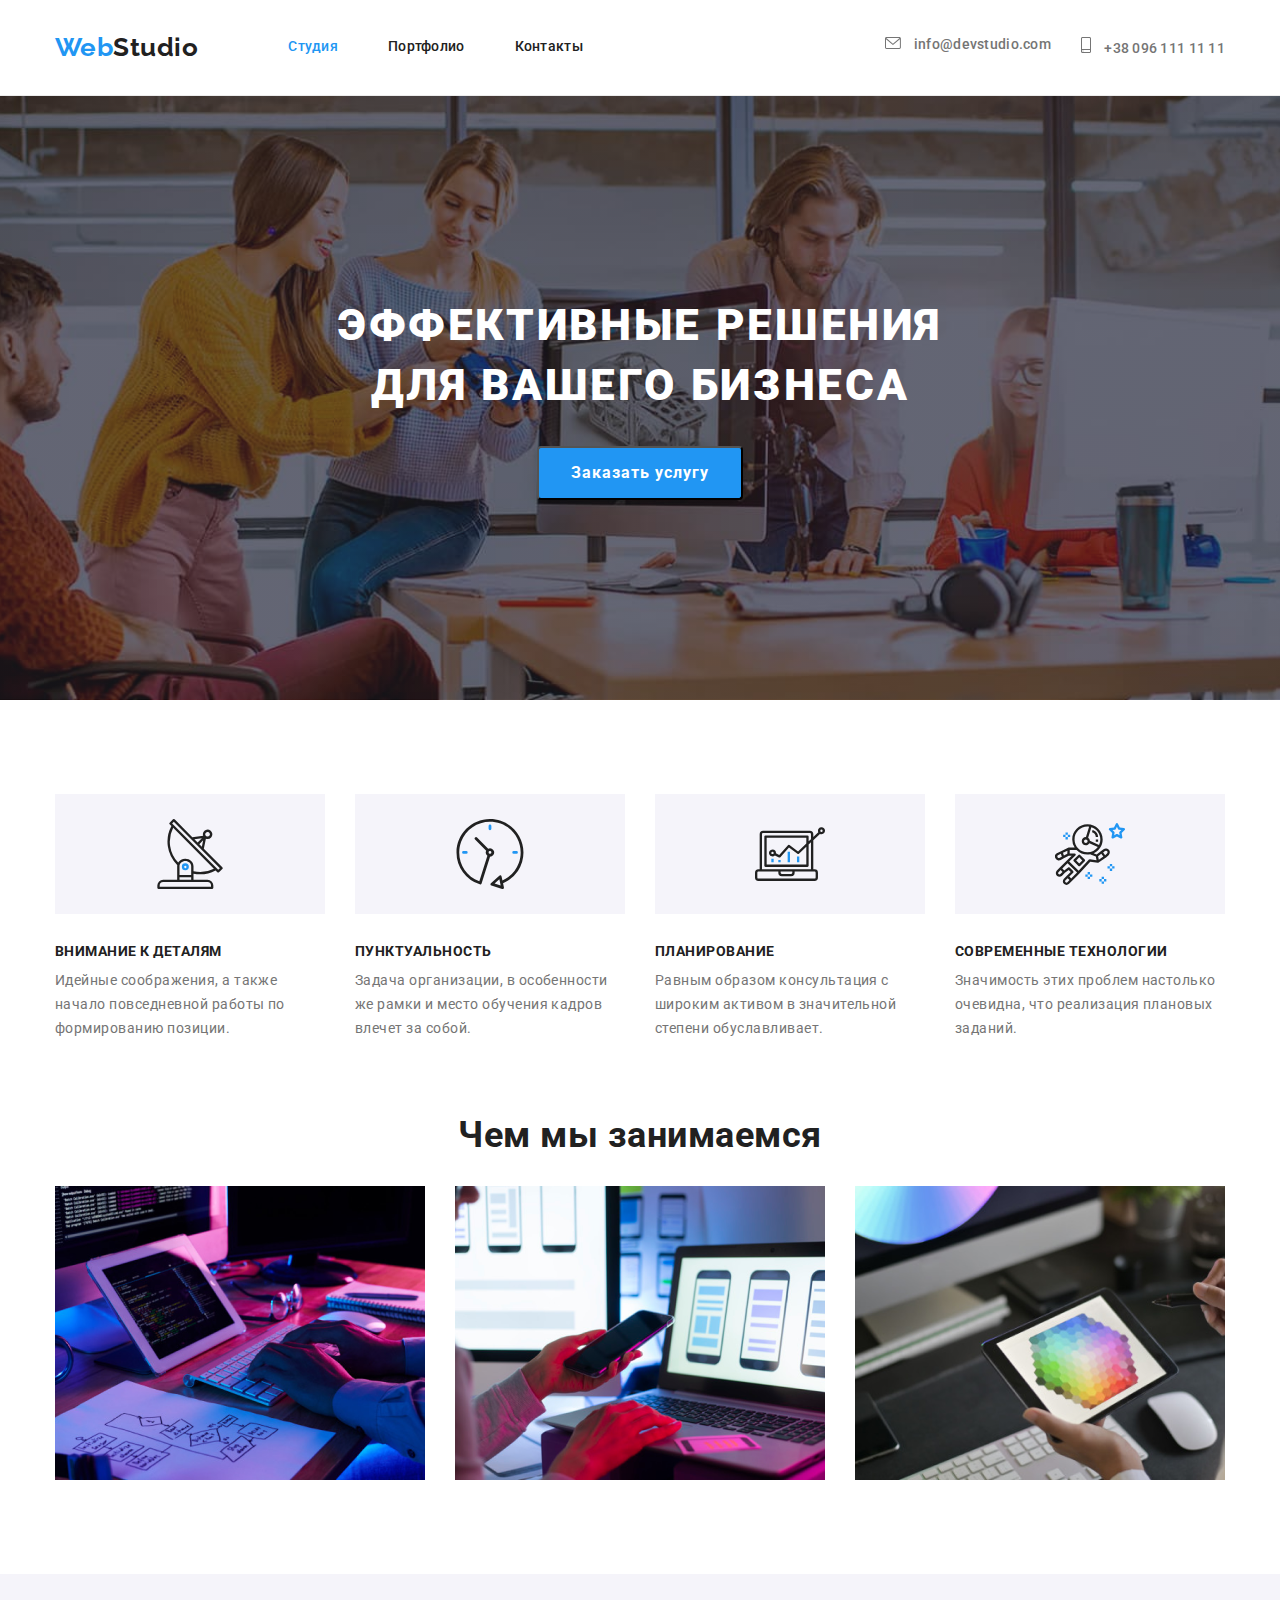
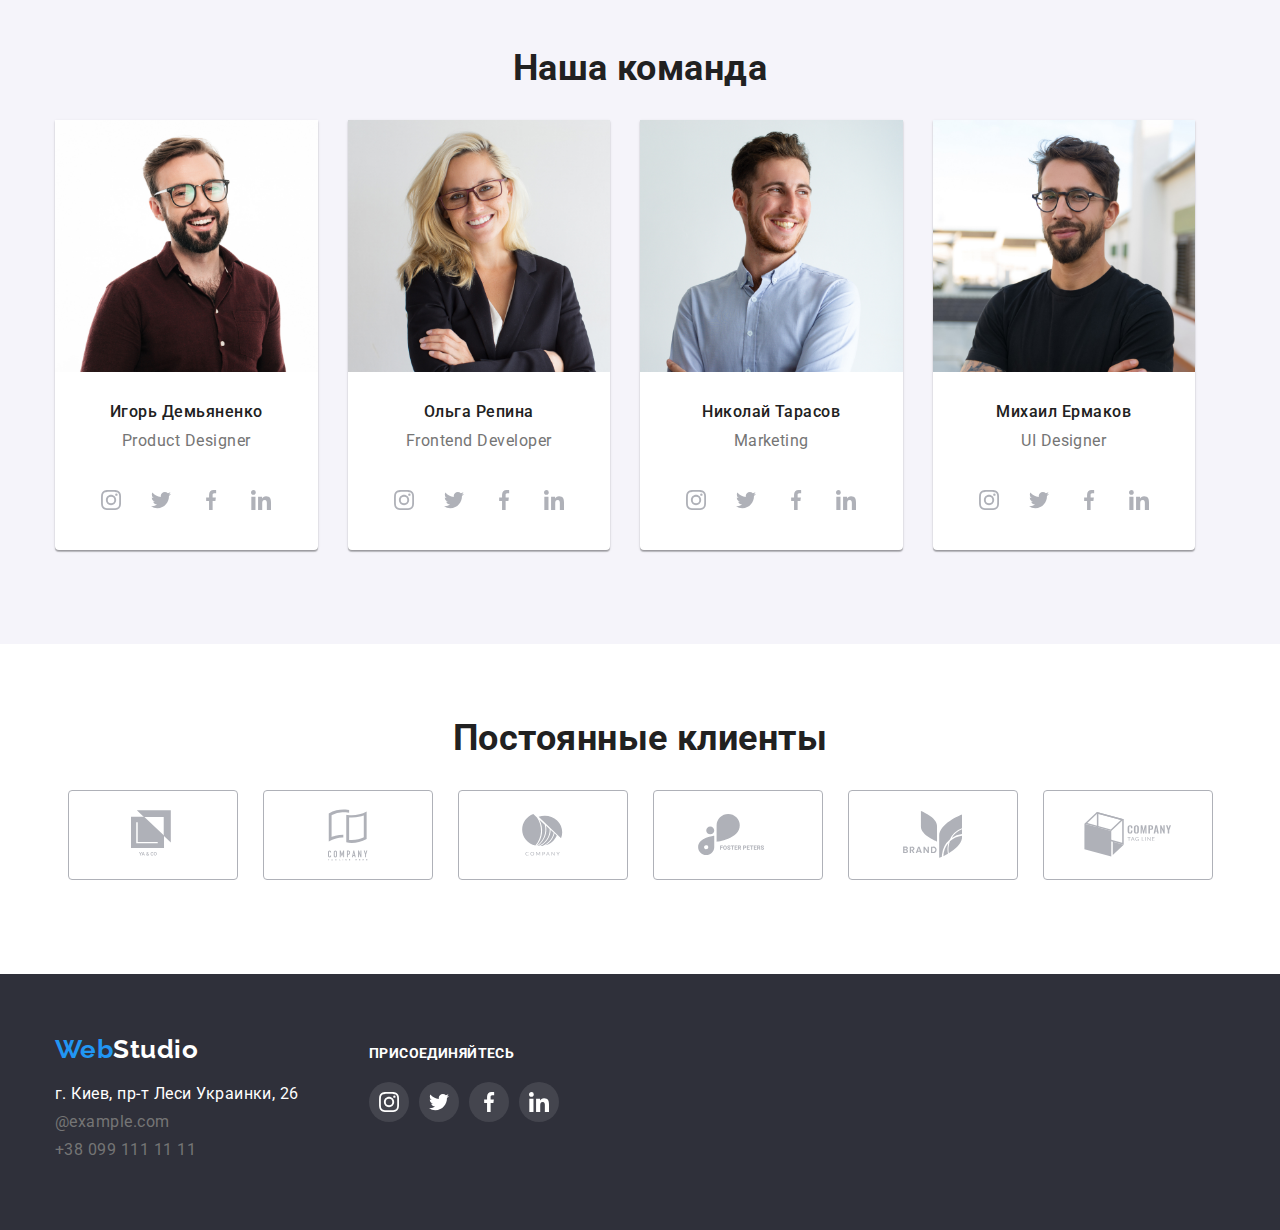
<file: index.html>
<!DOCTYPE html>
<html lang="ru">
<head>
    <meta charset="UTF-8">
    <meta http-equiv="X-UA-Compatible" content="IE=edge">
    <meta name="viewport" content="width=device-width, initial-scale=1.0">
    <title>WebStudio</title>
    <link rel="preconnect" href="https://fonts.gstatic.com">
    <link rel="stylesheet" href="https://fonts.googleapis.com/css2?family=Raleway:wght@700&family=Roboto:wght@400;500;700;900&display=swap" >
    <link rel="stylesheet" href="https://cdnjs.cloudflare.com/ajax/libs/modern-normalize/1.0.0/modern-normalize.min.css">
    <link rel="stylesheet" href="./css/styles.css">
</head>
<body>
    <!--Верхняя линия-->
    <header class="border">
        <div class="container line">
            <a href="" class="log link item"><span class="log-part">Web</span>Studio</a>
            <nav class="nav">
                <ul class="list site">
                    <li class="menu-item"><a href="./index.html" class="menu link current">Студия</a></li>
                    <li class="menu-item"><a href="./portfolio.html" class="menu link ">Портфолио</a></li>
                    <li class="menu-item"><a href="" class="menu link">Контакты</a></li>
                </ul>
            </nav>
                <ul class="list site">
                    <li class="list-gis">
                        <a href="mailto:info@devstudio.com" class="menu add-foot link">
                        <svg class="menu-svg" width="16px" height="12px">
                            <use href="./images/symbol-defs.svg#icon-envelope"></use>
                        </svg>
                        info@devstudio.com
                    </a>
                    </li>
                    <li class="list-gis gis">
                        <a href="tel:+380961111111" class="menu add-foot link">
                        <svg class="menu-svg" width="10px" height="16px">
                            <use href="./images/symbol-defs.svg#icon-smartphone"></use>
                        </svg>
                        +38 096 111 11 11
                    </a>
                </li>
                </ul>
        </div>
    </header>
    <main>
     <!--Шапка-->
        <section class="hat">
            <h1 class="big-title">Эффективные решения <br> для вашего бизнеса</h1>
            <button type="button" class="button">Заказать услугу</button>
        </section>
        <!--Особенности-->
            <section class="section">
                <div class="container">
                    <h2 class="visually-hidden"> Приоритеты </h2>
                    <ul class="list job ">
                        <li>
                            <div class="block-svg">
                                <svg class="job-svg">
                                    <use href="./images/symbol-defs.svg#icon-antenna"></use>
                                </svg>
                            </div>
                            <h3 class="title">Внимание к деталям</h3>
                            <p class="article">Идейные соображения, а также начало повседневной работы по формированию позиции.</p>
                        </li>
                        <li>
                            <div class="block-svg">
                                <svg class="job-svg">
                                    <use href="./images/symbol-defs.svg#icon-clock"></use>
                                </svg>
                            </div>
                            <h3 class="title">Пунктуальность</h3>
                            <p class="article">Задача организации, в особенности же рамки и место обучения кадров влечет за собой.</p>
                        </li>
                        <li>
                            <div class="block-svg">
                                <svg class="job-svg">
                                    <use href="./images/symbol-defs.svg#icon-diagram"></use>
                                </svg>
                            </div>
                            <h3 class="title">Планирование</h3>
                            <p class="article">Равным образом консультация с широким активом в значительной степени обуславливает.</p>
                        </li>
                        <li>
                            <div class="block-svg">
                                <svg class="job-svg">
                                    <use href="./images/symbol-defs.svg#icon-astronaut"></use>
                                </svg>
                            </div>
                            <h3 class="title" >Современные технологии</h3>
                            <p class="article">Значимость этих проблем настолько очевидна, что реализация плановых заданий.</p>
                        </li>
                    </ul>
                </div>
            </section>
            <!--Занятия-->
            <section class="section page-job">
                <div class="container">
                    <h2 class="title-job">Чем мы занимаемся</h2>
                    <ul class="list job">
                        <li><img src="./images/img.png" width="370" alt="Комп"></li>
                        <li><img src="./images/img(1).png" width="370" alt="Телефон"></li>
                        <li><img src="./images/img(2).png" width="370" alt="Планшет"></li>
                    </ul>
                </div>
            </section>
            <!--Команда-->
            <section class=" section our-squad">
                <div class="container">
                    <h2 class="squad">Наша команда</h2>
                    <ul class="list team">
                        <li class="squad-list">
                            <img src="./images/comands/img.jpg" width="270" alt="Игорь Демьяненко">
                            <h3 class="art-st name">Игорь Демьяненко</h3>
                            <p lang="en" class="art-st work">Product Designer</p>
                            <ul class=" list networks">
                                <li class="li-network" >
                                    <a class="log-network" href="">
                                        <svg class="network-svg">
                                            <use href="./images/symbol-defs.svg#icon-instagram"></use>
                                        </svg>
                                    </a>
                                </li>
                                <li class="li-network">
                                    <a class="log-network" href="">
                                        <svg class="network-svg">
                                            <use href="./images/symbol-defs.svg#icon-twitter"></use>
                                        </svg>
                                    </a>
                                </li>
                                <li class="li-network" >
                                    <a class="log-network" href="">
                                        <svg class="network-svg">
                                            <use href="./images/symbol-defs.svg#icon-facebook"></use>
                                        </svg>
                                    </a>
                                </li>
                                <li class="li-network" >
                                    <a class="log-network" href="">
                                        <svg class="network-svg">
                                            <use href="./images/symbol-defs.svg#icon-linkedin"></use>
                                        </svg>
                                    </a>
                                </li>
                            </ul>
                        </li>
                        <li class="squad-list">
                            <img src="./images/comands/img(1).jpg" width="270" alt="Ольга Репина">
                            <h3 class="art-st name">Ольга Репина</h3>
                            <p lang="en" class="art-st work">Frontend Developer</p>
                            <ul class=" list networks">
                                <li class="li-network" >
                                    <a class="log-network" href="">
                                        <svg class="network-svg">
                                            <use href="./images/symbol-defs.svg#icon-instagram"></use>
                                        </svg>
                                    </a>
                                </li>
                                <li class="li-network" >
                                    <a class="log-network" href="">
                                        <svg class="network-svg">
                                            <use href="./images/symbol-defs.svg#icon-twitter"></use>
                                        </svg>
                                    </a>
                                </li>
                                <li class="li-network" >
                                    <a class="log-network" href="">
                                        <svg class="network-svg">
                                            <use href="./images/symbol-defs.svg#icon-facebook"></use>
                                        </svg>
                                    </a>
                                </li>
                                <li class="li-network" >
                                    <a class="log-network" href="">
                                        <svg class="network-svg">
                                            <use href="./images/symbol-defs.svg#icon-linkedin"></use>
                                        </svg>
                                    </a>
                                </li>
                            </ul>
                        </li>
                        <li class="squad-list">
                            <img src="./images/comands/img(2).jpg" width="270" alt="Николай Тарасов">
                            <h3 class="art-st name">Николай Тарасов</h3>
                            <p lang="en" class="art-st work">Marketing</p>
                            <ul class=" list networks">
                                <li class="li-network" >
                                    <a class="log-network" href="">
                                        <svg class="network-svg">
                                            <use href="./images/symbol-defs.svg#icon-instagram"></use>
                                        </svg>
                                    </a>
                                </li>
                                <li class="li-network" >
                                    <a class="log-network" href="">
                                        <svg class="network-svg">
                                            <use href="./images/symbol-defs.svg#icon-twitter"></use>
                                        </svg>
                                    </a>
                                </li>
                                <li class="li-network" >
                                    <a class="log-network" href="">
                                        <svg class="network-svg">
                                            <use href="./images/symbol-defs.svg#icon-facebook"></use>
                                        </svg>
                                    </a>
                                </li>
                                <li class="li-network" >
                                    <a class="log-network" href="">
                                        <svg class="network-svg">
                                            <use href="./images/symbol-defs.svg#icon-linkedin"></use>
                                        </svg>
                                    </a>
                                </li>
                            </ul>
                        </li>
                        <li class="squad-list">
                            <img src="./images/comands/img(3).jpg" width="270" alt="Михаил Ермаков">
                            <h3 class="art-st name">Михаил Ермаков</h3>
                            <p lang="en" class="art-st work">UI Designer</p>
                            <ul class=" list networks">
                                <li class="li-network" >
                                    <a class="log-network" href="">
                                        <svg class="network-svg">
                                            <use href="./images/symbol-defs.svg#icon-instagram"></use>
                                        </svg>
                                    </a>
                                </li>
                                <li class="li-network" >
                                    <a class="log-network" href="">
                                        <svg class="network-svg">
                                            <use href="./images/symbol-defs.svg#icon-twitter"></use>
                                        </svg>
                                    </a>
                                </li>
                                <li class="li-network" >
                                    <a class="log-network" href="">
                                        <svg class="network-svg">
                                            <use href="./images/symbol-defs.svg#icon-facebook"></use>
                                        </svg>
                                    </a>
                                </li>
                                <li class="li-network" >
                                    <a class="log-network" href="">
                                        <svg class="network-svg">
                                            <use href="./images/symbol-defs.svg#icon-linkedin"></use>
                                        </svg>
                                    </a>
                                </li>
                            </ul>
                        </li>
                    </ul>
                </div>
            </section>
            <!--Наши клиенты-->
            <section class="section">
                <div class="container">
                    <h2 class="squad">Постоянные клиенты</h2>
                    <ul class="list clints">
                        <li class="list-clints-svg"> 
                            <a class="list-clints" href="">
                                <svg class="clint-svg" width="44px" height="49px"> 
                                    <use href="./images/symbol-defs.svg#icon-logo"></use>
                                </svg>
                            </a>
                        </li>
                        <li class="list-clints-svg">
                            <a class="list-clints" href="">
                                <svg class="clint-svg" width="40px" height="52px">
                                    <use href="./images/symbol-defs.svg#icon-logo2"></use>
                                </svg>
                            </a>
                        </li>
                        <li class="list-clints-svg">
                            <a class="list-clints" href="">
                                <svg class="clint-svg" width="41px" height="42px">
                                    <use href="./images/symbol-defs.svg#icon-logo3"></use>
                                </svg>
                            </a>
                        </li>
                        <li class="list-clints-svg">
                            <a class="list-clints" href="">
                                <svg class="clint-svg" width="79px" height="42px">
                                    <use href="./images/symbol-defs.svg#icon-logo4"></use>
                                </svg>
                            </a>
                        </li>
                        <li class="list-clints-svg">
                            <a class="list-clints" href="">
                                <svg class="clint-svg" width="59px" height="47px">
                                    <use href="./images/symbol-defs.svg#icon-logo5"></use>
                                </svg>
                            </a>
                        </li>
                        <li class="list-clints-svg">
                            <a class="list-clints" href="">
                                <svg class="clint-svg" width="88px" height="45px">
                                    <use href="./images/symbol-defs.svg#icon-logo6"></use>
                                </svg>
                            </a>
                        </li>
                    </ul>
                </div>
            </section>
    </main>
    <!--Подвал-->
    <footer class="footer">
        <div class="container footer-flex">
            <div class="footer-hiro">
            <a href="" class="log link footer-log"><span class="log-part">Web</span>Studio</a>
            <address class="add-style">
                <ul class="list">
                    <li class="map gis-foot"> г. Киев, пр-т Леси Украинки, 26 </li>
                    <li class="gis-foot"><a href="mailto:info@example.com" class="link add-foot">@example.com</a></li>
                    <li class="gis-foot"><a href="tel:+380991111111" class="link add-foot">+38 099 111 11 11</a></li>
                </ul>
            </address>
            </div>
            <div class="second-network">
                <h2 class="title-network">ПРИСОЕДИНЯЙТЕСЬ</h2>
                <ul class=" list footer-networks">
                    <li class="li-network" >
                        <a class="log-network footer-link" href="">
                            <svg class="foot-network-svg">
                                <use href="./images/symbol-defs.svg#icon-instagram"></use>
                            </svg>
                        </a>
                    </li>
                    <li class="li-network" >
                        <a class="log-network footer-link" href="">
                            <svg class="foot-network-svg">
                                <use href="./images/symbol-defs.svg#icon-twitter"></use>
                            </svg>
                        </a>
                    </li>
                    <li class="li-network" >
                        <a class="log-network footer-link" href="">
                            <svg class="foot-network-svg">
                                <use href="./images/symbol-defs.svg#icon-facebook"></use>
                            </svg>
                        </a>
                    </li>
                    <li class="li-network" >
                        <a class="log-network footer-link" href="">
                            <svg class="foot-network-svg">
                                <use href="./images/symbol-defs.svg#icon-linkedin"></use>
                            </svg>
                        </a>
                    </li>
                </ul>
            </div>
        </div>
    </footer>
</body>
</html>
</file>
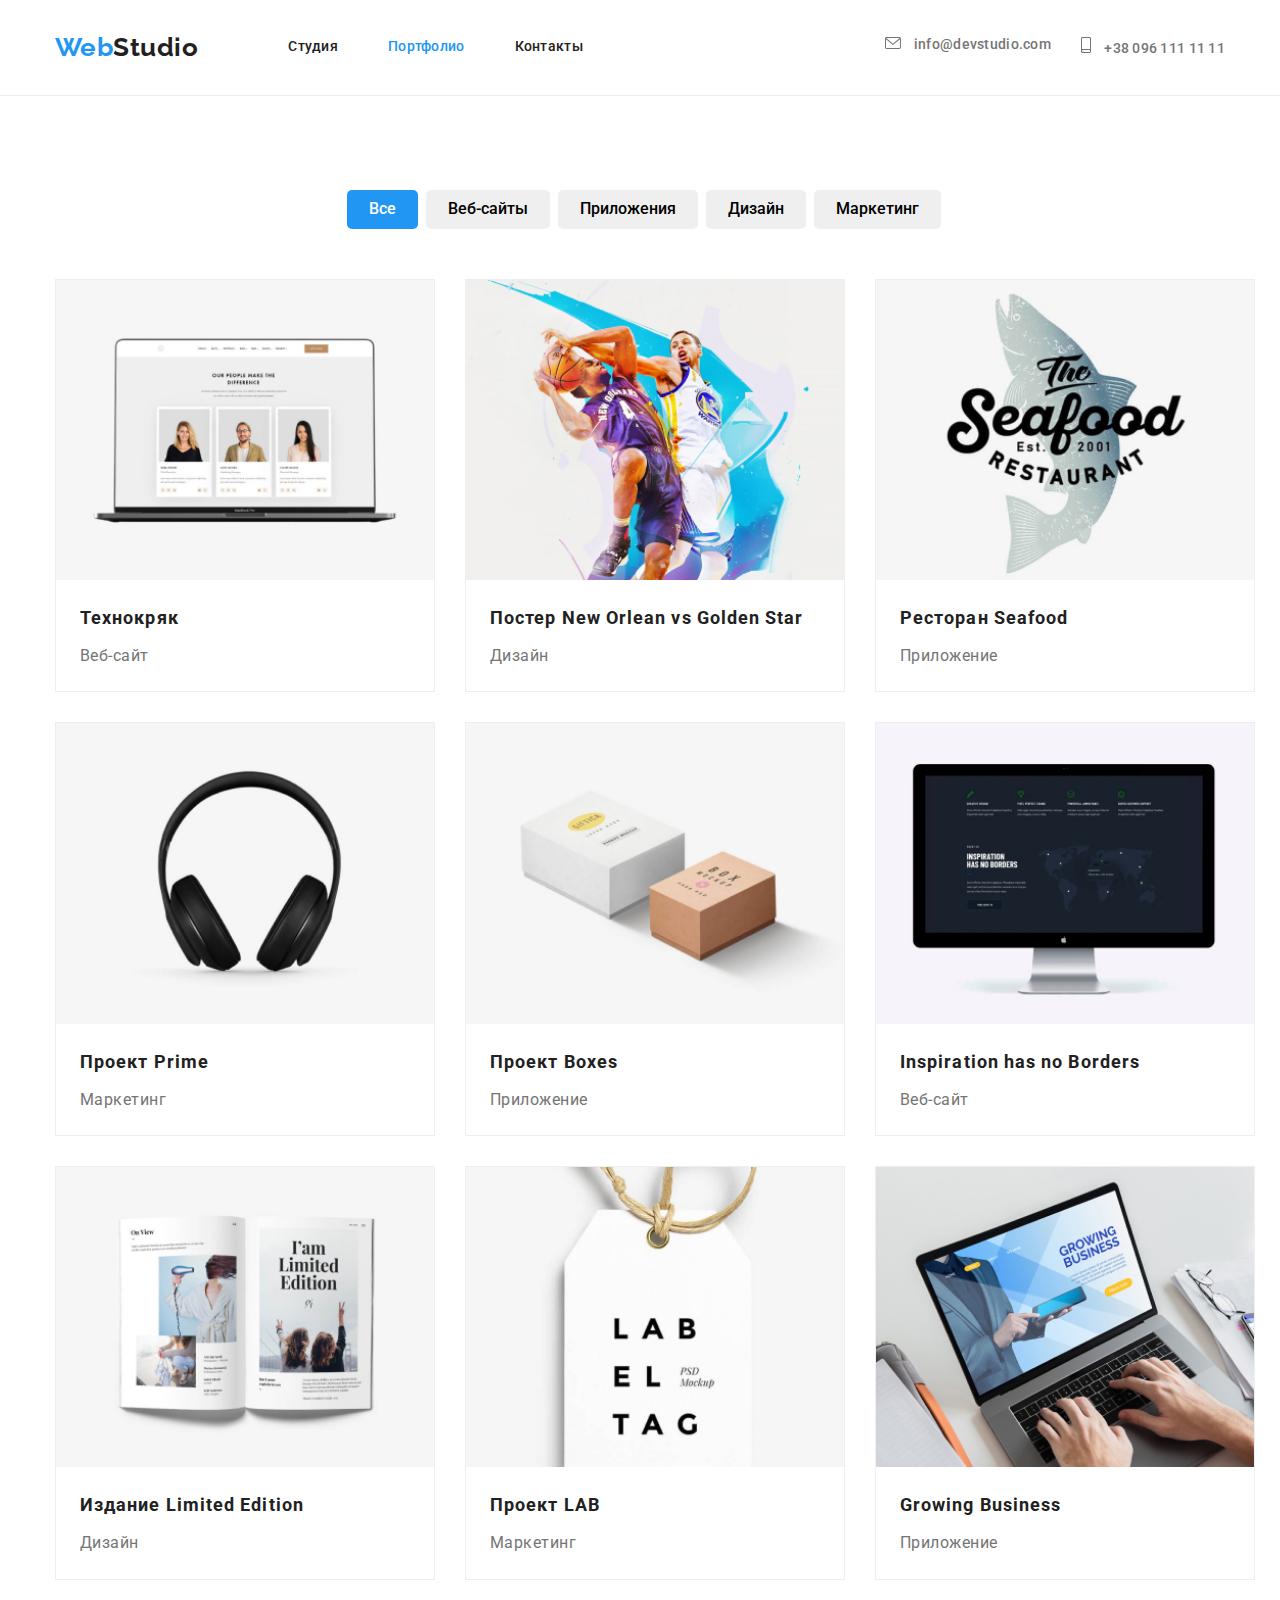
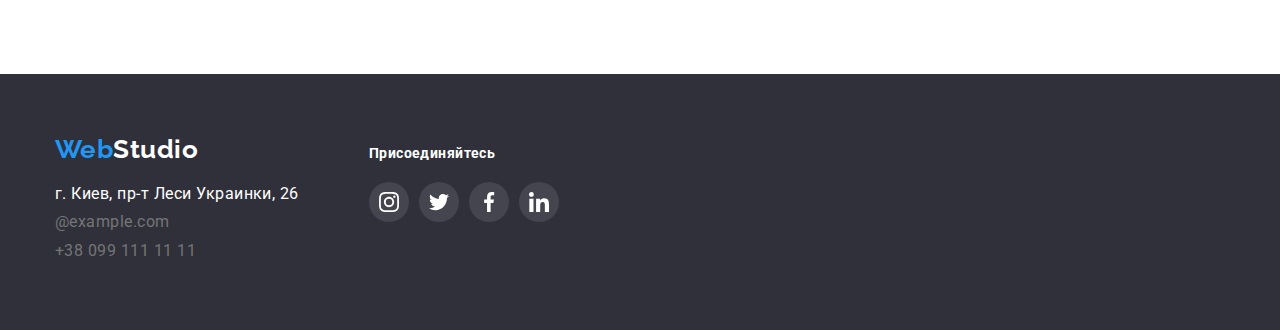
<file: portfolio.html>
<!DOCTYPE html>
<html lang="ru">
<head>
    <meta charset="UTF-8">
    <meta http-equiv="X-UA-Compatible" content="IE=edge">
    <meta name="viewport" content="width=device-width, initial-scale=1.0">
    <title>WebStudio</title>
    <link rel="preconnect" href="https://fonts.gstatic.com">
    <link href="https://fonts.googleapis.com/css2?family=Raleway:wght@700&family=Roboto:wght@400;500;700;900&display=swap" rel="stylesheet">
    <link rel="stylesheet" href="https://cdnjs.cloudflare.com/ajax/libs/modern-normalize/1.0.0/modern-normalize.min.css">
    <link rel="stylesheet" href="./css/styles.css">    
</head>
<body>
    <!--Верхняя линия-->
    <header class="border">
        <div class="container line">
            <a href="" class="log link item"><span class="log-part">Web</span>Studio</a>
            <nav class="nav">
                <ul class="list site">
                    <li class="menu-item"><a href="./index.html" class="menu link ">Студия</a></li>
                    <li class="menu-item"><a href="./portfolio.html" class="menu link current">Портфолио</a></li>
                    <li class="menu-item"><a href="" class="menu link">Контакты</a></li>
                </ul>
            </nav>
                <ul class="list site">
                    <li class="list-gis">
                        <a href="mailto:info@devstudio.com" class="menu add-foot link">
                        <svg class="menu-svg" width="16px" height="12px">
                            <use href="./images/symbol-defs.svg#icon-envelope"></use>
                        </svg>
                        info@devstudio.com
                    </a>
                    </li>
                    <li class="list-gis gis">
                        <a href="tel:+380961111111" class="menu add-foot link">
                        <svg class="menu-svg" width="10px" height="16px">
                            <use href="./images/symbol-defs.svg#icon-smartphone"></use>
                        </svg>
                        +38 096 111 11 11
                    </a>
                </li>
                </ul>
        </div>
    </header>
    <!--Контент-->
    <main>
        <section class="section page-work">
            <div class="container">
                <h1 class="visually-hidden">Порфолио</h1>
                    <ul class="list search ">
                        <li><button type="button" class="manu-work all">Все</button></li>
                        <li><button type="button" class="manu-work">Веб-сайты</button></li>
                        <li><button type="button" class="manu-work">Приложения</button></li>
                        <li><button type="button" class="manu-work">Дизайн</button></li>
                        <li><button type="button" class="manu-work">Маркетинг</button></li>
                    </ul>
                    <ul class="list content">
                        <li class=" list-img"> 
                            <a class="link card-link" href="" target="_blank" rel="noopener noreferrer">
                                <img src="./images/page2/img(4).jpg" width="370" alt="Технокряк">
                                <div class="card">
                                    <h2 class="second-title">Технокряк</h2>
                                    <p class="asid">Веб-сайт</p>
                                </div>
                            </a>
                        </li>
                        <li class="list-img">
                            <a class="link card-link" href="" target="_blank" rel="noopener noreferrer">
                                <img src="./images/page2/img(5).jpg" width="370" alt="Постер New Orlean vs Golden Star">
                                <div class="card">
                                    <h2 class="second-title">Постер <span lang="en">New Orlean vs Golden Star</span> </h2>
                                    <p class="asid">Дизайн</p>
                                </div>
                            </a>
                        </li>
                        <li class="list-img">
                            <a class="link card-link" href="" target="_blank" rel="noopener noreferrer">
                                <img src="./images/page2/img(6).jpg" width="370" alt="Ресторан">
                                <div class="card">
                                    <h2 class="second-title">Ресторан <span lang="en">Seafood</span></h2>
                                    <p class="asid">Приложение</p> 
                                </div>
                            </a>
                        </li>
                        <li class="list-img">
                            <a class="link card-link" href="" target="_blank" rel="noopener noreferrer">
                                <img src="./images/page2/img(7).jpg" width="370" alt="Prime">
                                <div class="card">
                                    <h2 class="second-title">Проект <span lang="en">Prime</span></h2>
                                    <p class="asid">Маркетинг</p>
                                </div>
                            </a>
                        </li>
                        <li class="list-img">
                            <a class="link card-link" href="" target="_blank" rel="noopener noreferrer">
                                <img src="./images/page2/img(8).jpg" width="370" alt="Boxes">
                                <div class="card">
                                    <h2 class="second-title">Проект <span lang="en"></span>Boxes</h2>
                                    <p class="asid">Приложение</p>
                                </div>
                            </a>
                        </li>
                        <li class="list-img">
                            <a class="link card-link" href="" target="_blank" rel="noopener noreferrer">
                                <img src="./images/page2/img(9).jpg" width="370" alt="Inspiration has no Borders">
                                <div class="card">
                                    <h2 class="second-title"><span lang="en">Inspiration has no Borders</span></h2>
                                    <p class="asid">Веб-сайт</p>
                                </div>
                            </a>
                        </li>
                        <li class="list-img">
                            <a class="link card-link" href="" target="_blank" rel="noopener noreferrer">
                                <img src="./images/page2/img(10).jpg" width="370" alt="Limited Edition">
                                <div class="card">
                                    <h2 class="second-title">Издание <span lang="en">Limited Edition</span></h2>
                                    <p class="asid">Дизайн</p>
                                </div>
                            </a>
                        </li>
                        <li class="list-img">
                            <a class="link card-link" href="" target="_blank" rel="noopener noreferrer">
                                <img src="./images/page2/img(11).jpg" width="370" alt="LAB">
                                <div class="card">
                                <h2 class="second-title">Проект <span lang="en">LAB</span></h2>
                                <p class="asid">Маркетинг</p>
                                </div>
                            </a>
                        </li>
                        <li class="list-img">
                            <a class="link card-link" href="" target="_blank" rel="noopener noreferrer">
                            <img src="./images/page2/img(12).jpg" width="370" alt="Growing Business">
                            <div class="card">
                                <h2 class="second-title"><span lang="en">Growing Business</span></h2>
                                <p class="asid">Приложение</p>
                            </div>
                        </a>
                        </li>
                    </ul>
            </div>
        </section>
    </main>
    <!--Подвал-->
    <footer class="footer">
        <div class="container footer-flex">
            <div class="footer-hiro">
            <a href="" class="log link footer-log"><span class="log-part">Web</span>Studio</a>
            <address class="add-style">
                <ul class="list">
                    <li class="map gis-foot"> г. Киев, пр-т Леси Украинки, 26 </li>
                    <li class="gis-foot"><a href="mailto:info@example.com" class="link add-foot">@example.com</a></li>
                    <li class="gis-foot"><a href="tel:+380991111111" class="link add-foot">+38 099 111 11 11</a></li>
                </ul>
            </address>
            </div>
            <div class="second-network">
                <h2 class="title-network">Присоединяйтесь</h2>
                <ul class=" list footer-networks">
                    <li class="li-network" >
                        <a class="log-network footer-link" href="">
                            <svg class="foot-network-svg">
                                <use href="./images/symbol-defs.svg#icon-instagram"></use>
                            </svg>
                        </a>
                    </li>
                    <li class="li-network" >
                        <a class="log-network footer-link" href="">
                            <svg class="foot-network-svg">
                                <use href="./images/symbol-defs.svg#icon-twitter"></use>
                            </svg>
                        </a>
                    </li>
                    <li class="li-network" >
                        <a class="log-network footer-link" href="">
                            <svg class="foot-network-svg">
                                <use href="./images/symbol-defs.svg#icon-facebook"></use>
                            </svg>
                        </a>
                    </li>
                    <li class="li-network" >
                        <a class="log-network footer-link" href="">
                            <svg class="foot-network-svg">
                                <use href="./images/symbol-defs.svg#icon-linkedin"></use>
                            </svg>
                        </a>
                    </li>
                </ul>
            </div>
        </div>
    </footer>
</body>
</html>
</file>
<file: css/styles.css>
/*Общее*/
:root{
    --acttiv-cl: #2196F3;
    --text-cl: #212121;
    --blfon-text-cl: #FFFFFF;
    --articl-text-cl: #757575;
    --network-cl:#AFB1B8;

    --bg-hat: #2F303A;
    --buton:#F5F4FA;
    --second-bg:#E5E5E5;
}
html{
    box-sizing: border-box;
}
*,
*::before,
*::after{
    box-sizing: inherit;
}
body{
    font-family: 'Roboto', sans-serif;
    letter-spacing: 0.03em;
    color: var(--text-cl);
    margin: 0;
}
h1,h2,h3,p{
    margin: 0px;
}
img{
    display: block;
    width: 100%;
}
.visually-hidden {
    position: absolute !important;
    clip: rect(1px 1px 1px 1px);
    clip: rect(1px, 1px, 1px, 1px);
    padding: 0 !important;
    border: 0 !important;
    height: 1px !important;
    width: 1px !important;
    overflow: hidden;
}
.link{
    display: block;
    text-decoration: none;
    color: inherit;
}
.list{
    list-style: none;
    margin: 0px;
    padding: 0px;
}
.container{
    width: 1200px;
    padding-right: 15px;
    padding-left: 15px;
    margin-right: auto;
    margin-left: auto;
    margin-top: 0px;
}
.section{
    padding-top: 94px;
    padding-bottom: 94px;
}
/*Линия*/
.border{
    border-bottom: 1px solid #ECECEC;
}
.line{
    display: flex;
    align-items: center;
    justify-content: flex-start;
}
.log{
    font-family: 'Raleway', sans-serif;
    font-weight: bold;
    font-size: 26px;
    line-height: 1.19;
}
.item{
    margin-right: 90px;
    padding-top: 32px;
    padding-bottom: 32px;
}
.log-part{
    color: var(--acttiv-cl);
}
.site{
    display: flex;
}
.nav{
    margin-right: auto;
}
.site .menu-item{
    margin-right: 50px;
}
.menu-item .menu{
    padding-top: 32px;
    padding-bottom: 32px;
}
.list .menu{
    padding-top: 32px;
    padding-bottom: 32px;
}
.site li:last-child{
    margin-right: 0px;
}
.menu-item{    
    display: block;
}
.menu{
    font-weight: 500;
    font-size: 14px;
    line-height: 1.14;
    letter-spacing: 0.02em;
}
.menu:hover,
.menu:focus{
    color: var(--acttiv-cl);
}
.menu.link.current{
    color: var(--acttiv-cl);
}
.gis{
    margin-left: 30px;
}
.menu-svg{
    fill: currentColor;
    margin-right: 10px;
}
/*Шапка*/
.hat{
    background-image: linear-gradient( to right, rgba(47, 48, 58, 0.4), rgba(47, 48, 58, 0.4) ), url(../images/grup.jpg);
    background-repeat: no-repeat;
    background-size: cover;
    max-width: 1600px;
    background-color: var(--bg-hat);
    text-align: center;
    margin-top: auto;
    margin-bottom: auto;
    padding-bottom: 200px;
    padding-top: 200px;
    background-position: center;
}
.big-title{
    color: var(--blfon-text-cl);
    font-weight: 900;
    font-size: 44px;
    line-height: 1.36;
    text-transform: uppercase;
    letter-spacing: 0.06em;
    margin-bottom: 30px;
}
.button{
    background-color: var(--acttiv-cl);
    color: var(--blfon-text-cl);
    font-weight: bold;
    font-size: 16px;
    line-height: 1.87;
    letter-spacing: 0.06em;
    cursor: pointer;
    min-width: 200px;
    min-height: 50px;
    padding: 10px 32px;
    text-align: center;
    box-shadow: 0px 4px 4px rgba(0, 0, 0, 0.15);
    border-radius: 4px;
}
.button:hover,
.button:focus{
    background-color: var(--acttiv-cl);
    color: var(--blfon-text-cl);
}
.team{
    display: flex;
    justify-content: space-between;
    text-align: center;
}
/*Текст*/
.job{
    display:flex;
}
.job li{
    margin-right: 30px;
}
.job li:last-child{
    margin-right: 0px;
}
.block-svg{
    padding-top: 25px;
    margin-bottom: 30px;
    width: 270px;
    height: 120px;
    background-color: var(--buton);
}
.job-svg{
    display: block;
    margin-left: auto;
    margin-right: auto;
    width: 70px;
    height: 70px;
}
.title{
    font-weight: bold;
    font-size: 14px;
    line-height: 1.14;
    text-transform: uppercase;
    margin-bottom: 10px;
}
.page-job{
    padding-top: 0px;
}
.title-job{
    font-weight: bold;
    font-size: 36px;
    line-height: 1.16px;
    margin-bottom: 50px;
    text-align: center;
}
.article{
    color: var(--articl-text-cl);
    font-size: 14px;
    line-height: 1.71;
}
.art-st{
    text-align: center;
    font-size: 16px;
    line-height: 1.19;    
}
.name{
    font-weight: 500;
    margin-top: 30px;
    margin-bottom: 10px;
}
.work{
    color: var(--articl-text-cl);
    margin-bottom: 30px;
}
.our-squad{
    background-color:#F5F4FA ;
}
.squad{
    font-weight: bold;
    font-size: 36px;
    line-height: 1.16px;
    text-align: center;
    margin-bottom: 50px;
}
.squad-list{
    background: #ffffff;
    width: 270px;
    margin-right: 30px;
    box-shadow:  0px 1px 3px rgba(0, 0, 0, 0.12), 0px 1px 1px rgba(0, 0, 0, 0.14), 0px 2px 1px rgba(0, 0, 0, 0.2);
    padding-bottom: 30px;
    border-radius: 0px 0px 4px 4px;
}
.networks{
    display: inline-flex; 
}
.li-network:not(:last-child){
    margin-right: 10px;
}
.log-network{
    display: flex;
    align-items: center;
    justify-content: center;
    width: 40px;
    height: 40px;
    border-radius: 50%;
    background-color: #FFFFFF;
}
.log-network:hover .network-svg,
.log-network:focus .network-svg{
    fill: var(--buton);
}
.log-network:hover,
.log-network:focus{
    background-color: var(--acttiv-cl);
}
.network-svg{
    width: 20px;
    height: 20px;
    fill: var(--network-cl);
}
/*Наши клиенты*/
.clints{
    display: flex;
}
.list-clints-svg{
    margin-left: auto;
    margin-right: auto;
}
.list-clints{
    display: flex;
    align-items: center;
    justify-content: center;
    width: 170px;
    height: 90px;
    border: 1px solid #AFB1B8;
    box-sizing: border-box;
    border-radius: 4px;
}
.clint-svg{
    fill: #AFB1B8;
}
.list-clints:hover .clint-svg,
.list-clints:focus .clint-svg{
    fill: var(--acttiv-cl);
}
.list-clints:hover,
.list-clints:focus{
    border-color: var(--acttiv-cl);
}
/*Футер*/
.footer{
    background-color: var(--bg-hat);
    color: var(--blfon-text-cl);
    padding-top: 60px;
    padding-bottom: 60px;
}
.add-style{
    margin-top: 20px;
    font-style: inherit;
}
.map{
    color: var(--blfon-text-cl);
}
.add-foot{
    color: var(--articl-text-cl);
}
.add-foot:hover,
.add-foot:focus{
    color: var(--acttiv-cl);
}
.gis-foot{
    margin-bottom: 10px;
}
.footer-flex{
    display: flex;
    align-items: baseline;
}
.footer-hiro{
    margin-right: 70px;
}
.title-network{
    font-weight: bold;
    font-size: 14px;
    line-height: 1.14;
    letter-spacing: 0.03em;
}
.second-network{
    display: block;
}
.footer-networks{
    display: flex;
    justify-content: center;
    margin-top: 20px;
    margin-left: 0;
}
.footer-link{
    background-color: var(--bg-hat);
}
.foot-network-svg{
    width: 20px;
    height: 20px;
    fill: #FFFFFF;   
    
}
.footer-link{
background: rgba(255, 255, 255, 0.1);
}
/*Page2*/
.search{
    display: flex;
    justify-content: center;
    margin-bottom: 50px;
}
.content{
    display: flex;
    flex-wrap: wrap;
    padding: 0px;
    margin-right: -30px;
    margin-top: -30px;
    margin-left: -30px;
}

.list-img{
    background: #FFFFFF;
    border: 1px solid #EEEEEE;
    margin-top: 30px;
}
.content>.list-img{
    flex-basis: calc((100% - 3 * 30px) / 3);
    margin-top: 30px;
    margin-left: 30px;
}
.card-link:hover,
.card-link:focus{
    box-shadow: 0px 1px 1px rgba(0, 0, 0, 0.12), 0px 4px 4px rgba(0, 0, 0, 0.06), 1px 4px 6px rgba(0, 0, 0, 0.16);
}
.card{
    padding: 20px 24px;
}
.manu-work{
    font-weight: 500;
    font-size: 16px;
    line-height: 1.67;
    text-align: center;
    cursor: pointer;
    padding: 6px 22px;
    margin-left: 8px;
    border: none;
    border-radius: 5px;
}
.manu-work:hover,
.manu-work:focus{
    background-color: var(--acttiv-cl);
    color: var(--buton);
    box-shadow: 0px 3px 1px rgba(0, 0, 0, 0.1), 0px 1px 2px rgba(0, 0, 0, 0.08), 0px 2px 2px rgba(0, 0, 0, 0.12);
}
.manu-work.all{
    background-color: var(--acttiv-cl);
    color: var(--blfon-text-cl);
}
.second-title{
    font-weight: bold;
    font-size: 18px;
    line-height: 2;
    letter-spacing: 0.06em;
    margin-bottom: 5px;
}
.asid{
    color: var(--articl-text-cl);
    font-size: 16px;
    line-height: 1.9;
}
</file>
